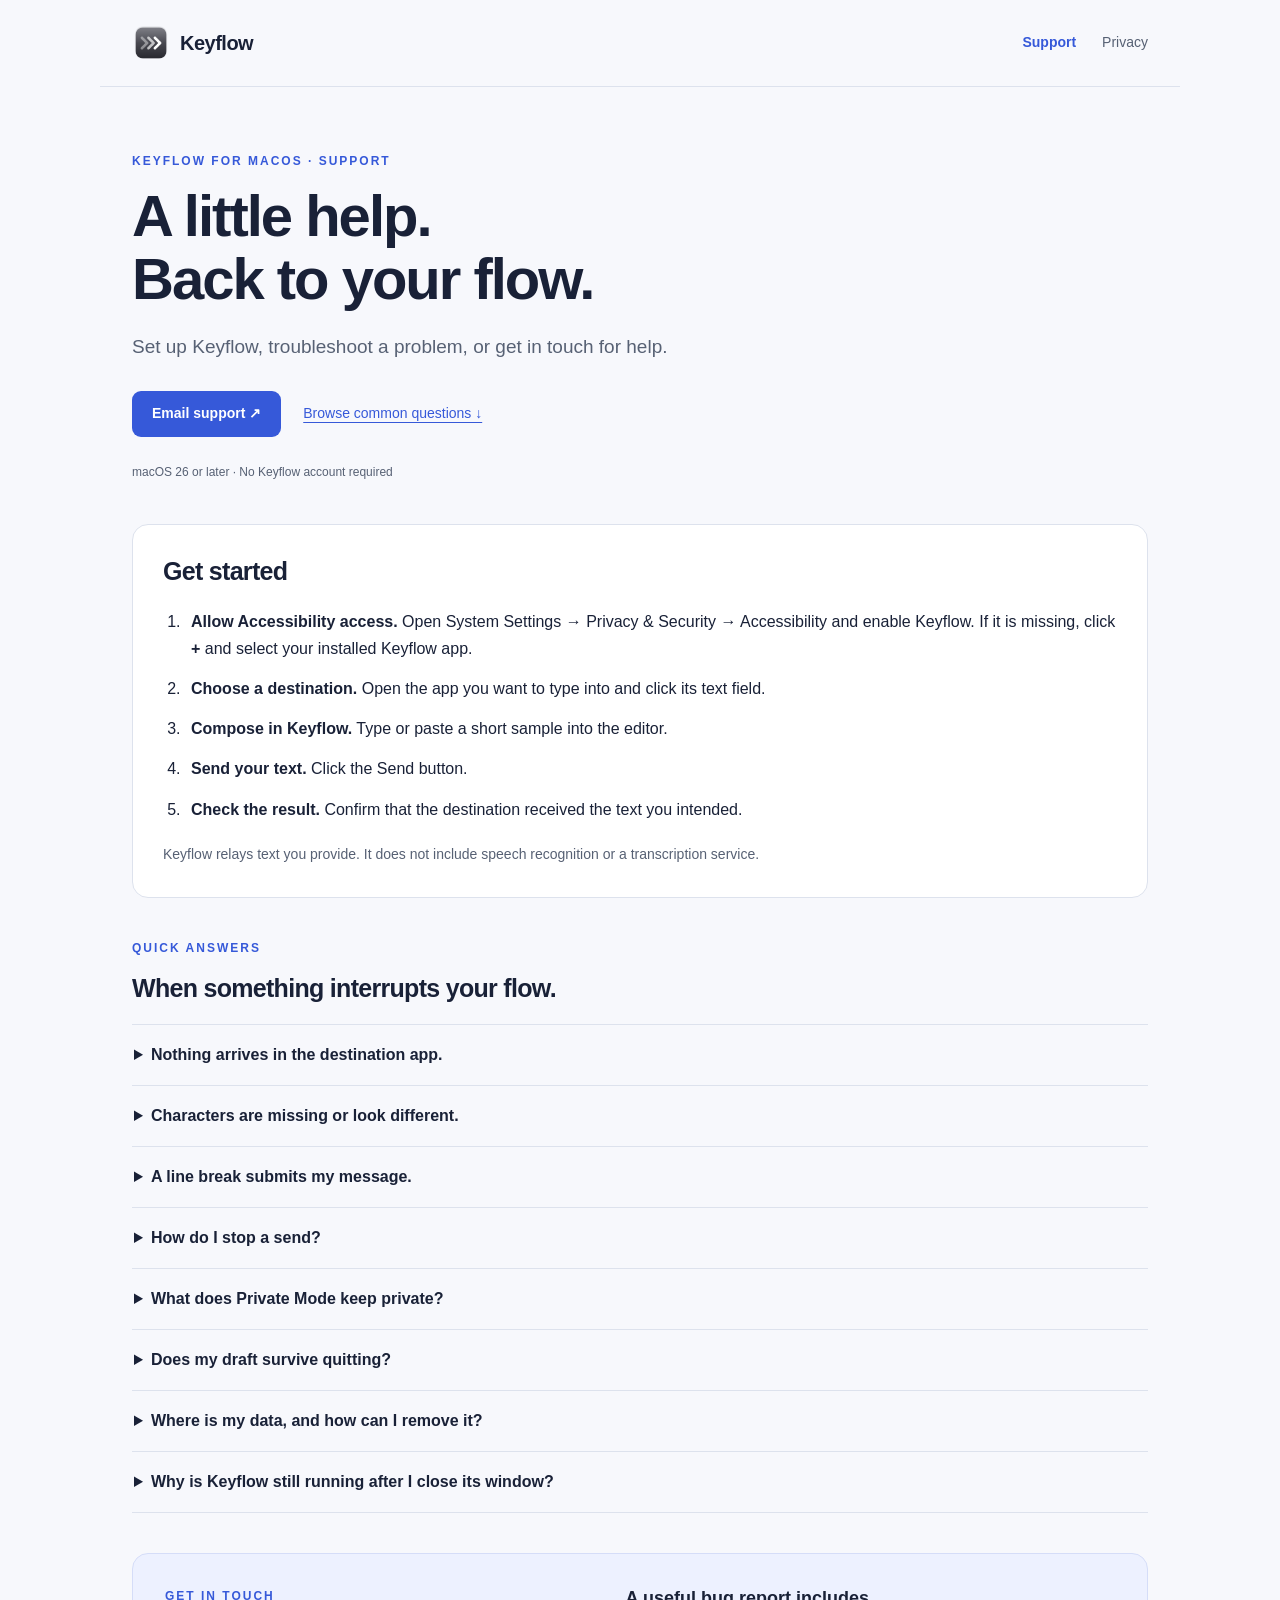
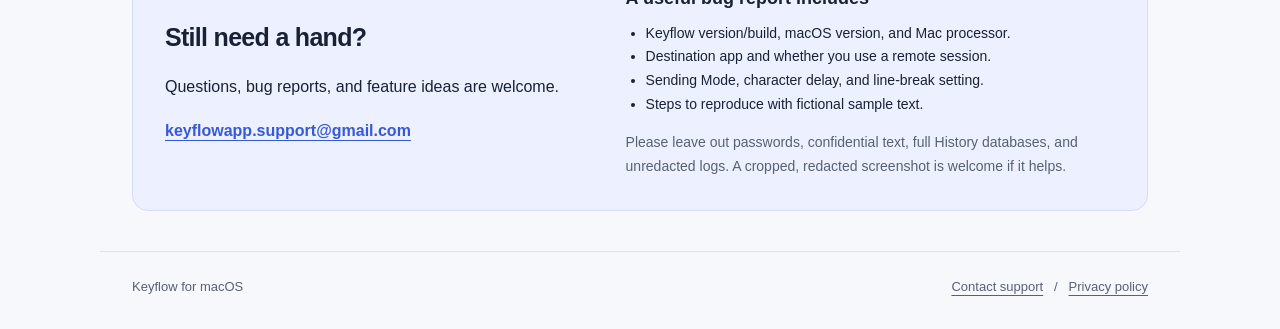
<file: index.html>
<!doctype html>
<html lang="en"><head><meta charset="utf-8"><meta name="viewport" content="width=device-width,initial-scale=1"><title>Keyflow Support</title><meta name="description" content="Setup, troubleshooting, and contact information for Keyflow, a macOS text relay."><meta name="theme-color" content="#f7f8fc"><link rel="icon" href="icon.png"><link rel="stylesheet" href="style.css"></head>
<body><a class="skip" href="#main">Skip to content</a><header class="wrap top"><a class="brand" href="index.html"><img src="icon.png" alt="" width="38" height="38">Keyflow</a><nav aria-label="Main navigation"><a href="index.html" aria-current="page">Support</a><a href="privacy.html">Privacy</a></nav></header><main id="main" class="wrap"><section class="hero"><p class="eyebrow">Keyflow for macOS · Support</p><h1>A little help.<br>Back to your flow.</h1><p class="lead">Set up Keyflow, troubleshoot a problem, or get in touch for help.</p><div class="actions"><a class="button" href="mailto:keyflowapp.support@gmail.com">Email support ↗</a><a class="secondary" href="#questions">Browse common questions ↓</a></div><span class="tag">macOS 26 or later · No Keyflow account required</span></section>
<div><section class="card" aria-labelledby="start"><h2 id="start">Get started</h2><ol><li><strong>Allow Accessibility access.</strong> Open System Settings → Privacy &amp; Security → Accessibility and enable Keyflow. If it is missing, click <strong>+</strong> and select your installed Keyflow app.</li><li><strong>Choose a destination.</strong> Open the app you want to type into and click its text field.</li><li><strong>Compose in Keyflow.</strong> Type or paste a short sample into the editor.</li><li><strong>Send your text.</strong> Click the Send button.</li><li><strong>Check the result.</strong> Confirm that the destination received the text you intended.</li></ol><p class="note">Keyflow relays text you provide. It does not include speech recognition or a transcription service.</p></section>
</div>
<section id="questions" class="section"><p class="eyebrow">Quick answers</p><h2>When something interrupts your flow.</h2><div class="faq">
<details><summary>Nothing arrives in the destination app.</summary><p>Check that Keyflow is enabled in System Settings → Privacy &amp; Security → Accessibility. Click a writable field in your destination app and check that Allowed Target includes that app. Keyflow’s status line can explain why sending is unavailable. Secure Input and some remote-session configurations can prevent simulated input.</p></details>
<details><summary>Characters are missing or look different.</summary><p>Try a longer character delay and a different Sending Mode with harmless sample text. Check both your local keyboard layout and any remote input method. Automatic mode chooses Standard for ASCII text and Unicode otherwise. Compatibility depends on the destination; completion means events were posted, not that every character was accepted.</p></details>
<details><summary>A line break submits my message.</summary><p>Check Send Return As in Typing settings. The default is Shift + Return. Different destinations handle Return differently, so use a safe sample before sending important text.</p></details>
<details><summary>How do I stop a send?</summary><p>Click Stop. Sending also stops when the destination or permission changes, preserving the original editor text. Some characters may already have arrived; check the destination before retrying to avoid duplicates.</p></details>
<details><summary>What does Private Mode keep private?</summary><p>Private Mode skips new History entries. Draft recovery still saves editor text locally, including in Private Mode. Existing History and Favorites remain, and the destination app follows its own storage practices. Read the <a href="privacy.html">privacy policy</a> for details.</p></details>
<details><summary>Does my draft survive quitting?</summary><p>Draft recovery is intended for an unexpected exit. Normal Quit attempts to clear the draft. Save text you need before deliberately quitting. If Keyflow reports a storage failure, do not assume the draft is recoverable.</p></details>
<details><summary>Where is my data, and how can I remove it?</summary><p>Settings → Data shows the folder used by your installed version. Clear History and Clear Favorites are separate actions; clearing one keeps the other. Reset Settings preserves your data. The <a href="privacy.html">privacy policy</a> explains local storage, backups, and deletion.</p></details>
<details><summary>Why is Keyflow still running after I close its window?</summary><p>When Keep in Menu Bar is enabled, closing the main window can leave Keyflow running. Use Quit to end the application.</p></details>
</div></section>
<section id="contact" class="contact"><div><p class="eyebrow">Get in touch</p><h2>Still need a hand?</h2><p>Questions, bug reports, and feature ideas are welcome.</p><a class="email" href="mailto:keyflowapp.support@gmail.com">keyflowapp.support@gmail.com</a></div><div><h3>A useful bug report includes</h3><ul><li>Keyflow version/build, macOS version, and Mac processor.</li><li>Destination app and whether you use a remote session.</li><li>Sending Mode, character delay, and line-break setting.</li><li>Steps to reproduce with fictional sample text.</li></ul><p class="note">Please leave out passwords, confidential text, full History databases, and unredacted logs. A cropped, redacted screenshot is welcome if it helps.</p></div></section></main><footer class="wrap footer"><span>Keyflow for macOS</span><span><a href="index.html#contact">Contact support</a> &nbsp; / &nbsp; <a href="privacy.html">Privacy policy</a></span></footer></body></html>
</file>
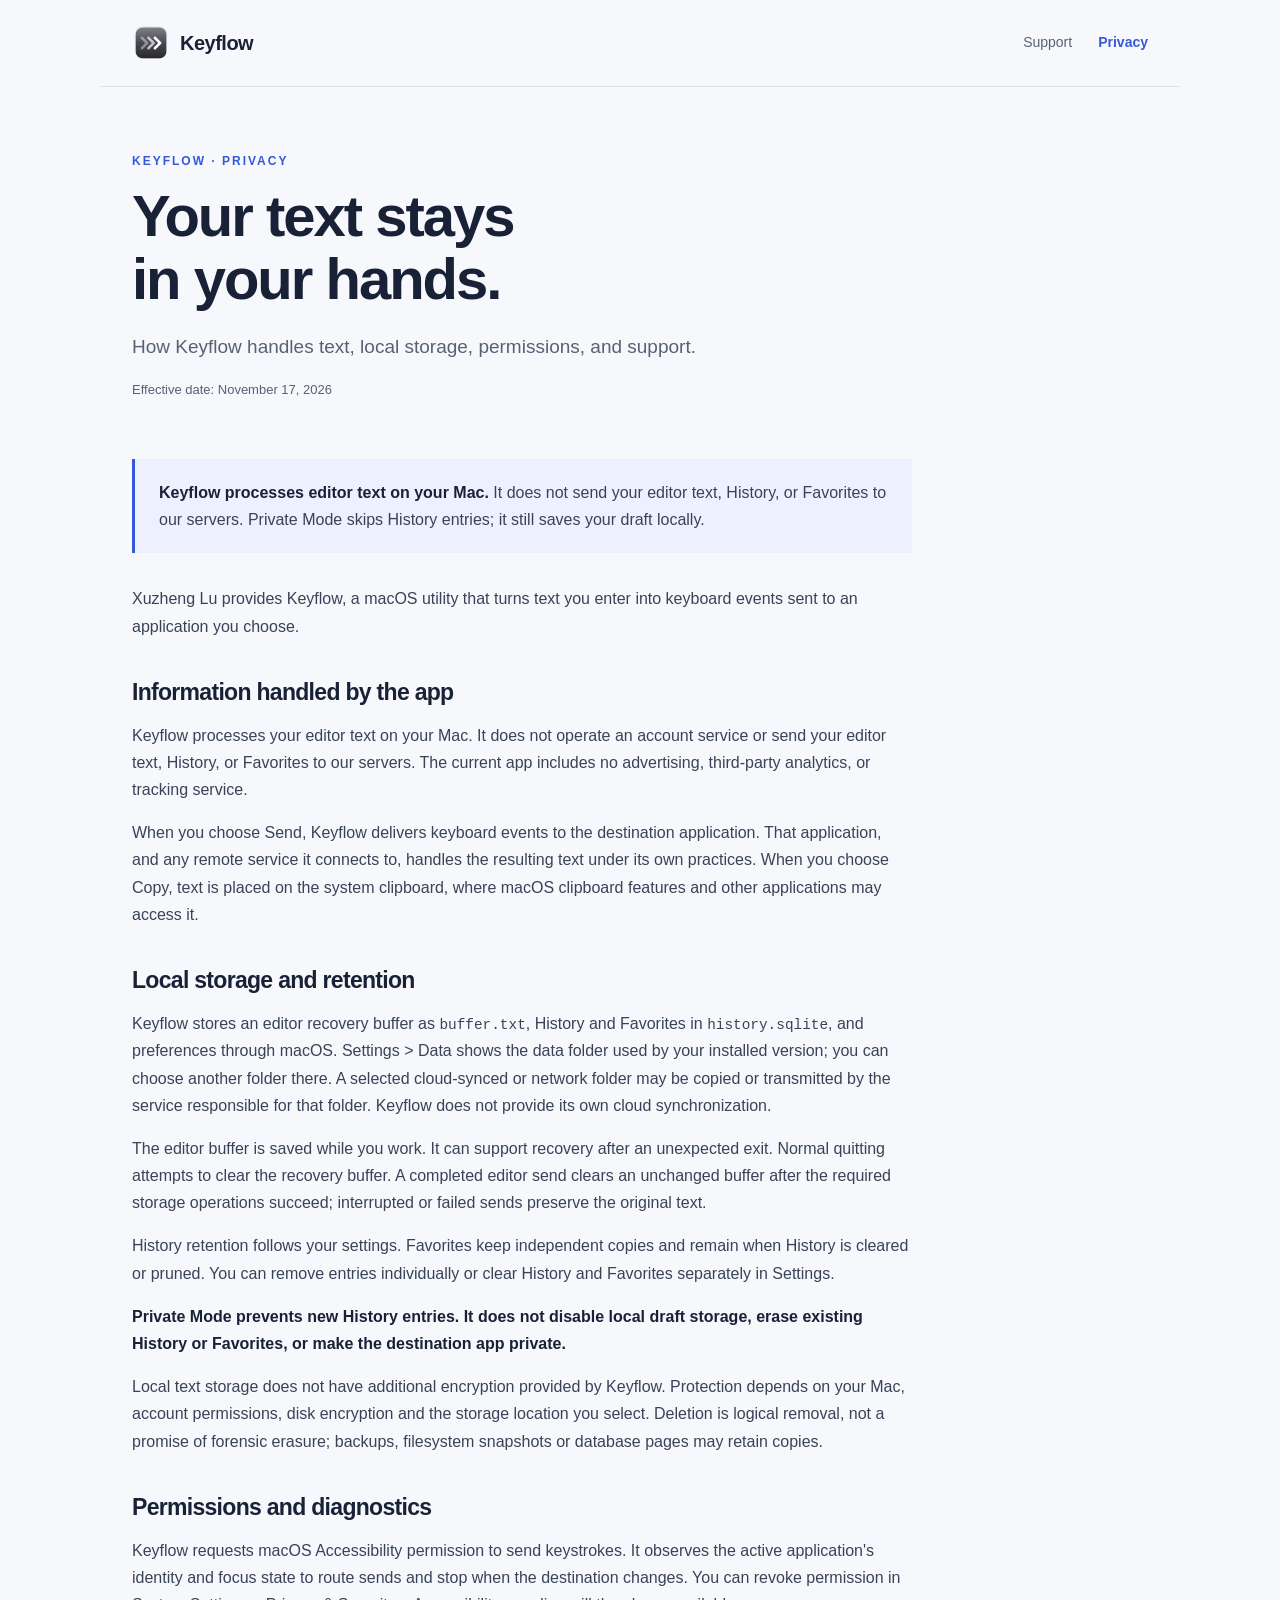
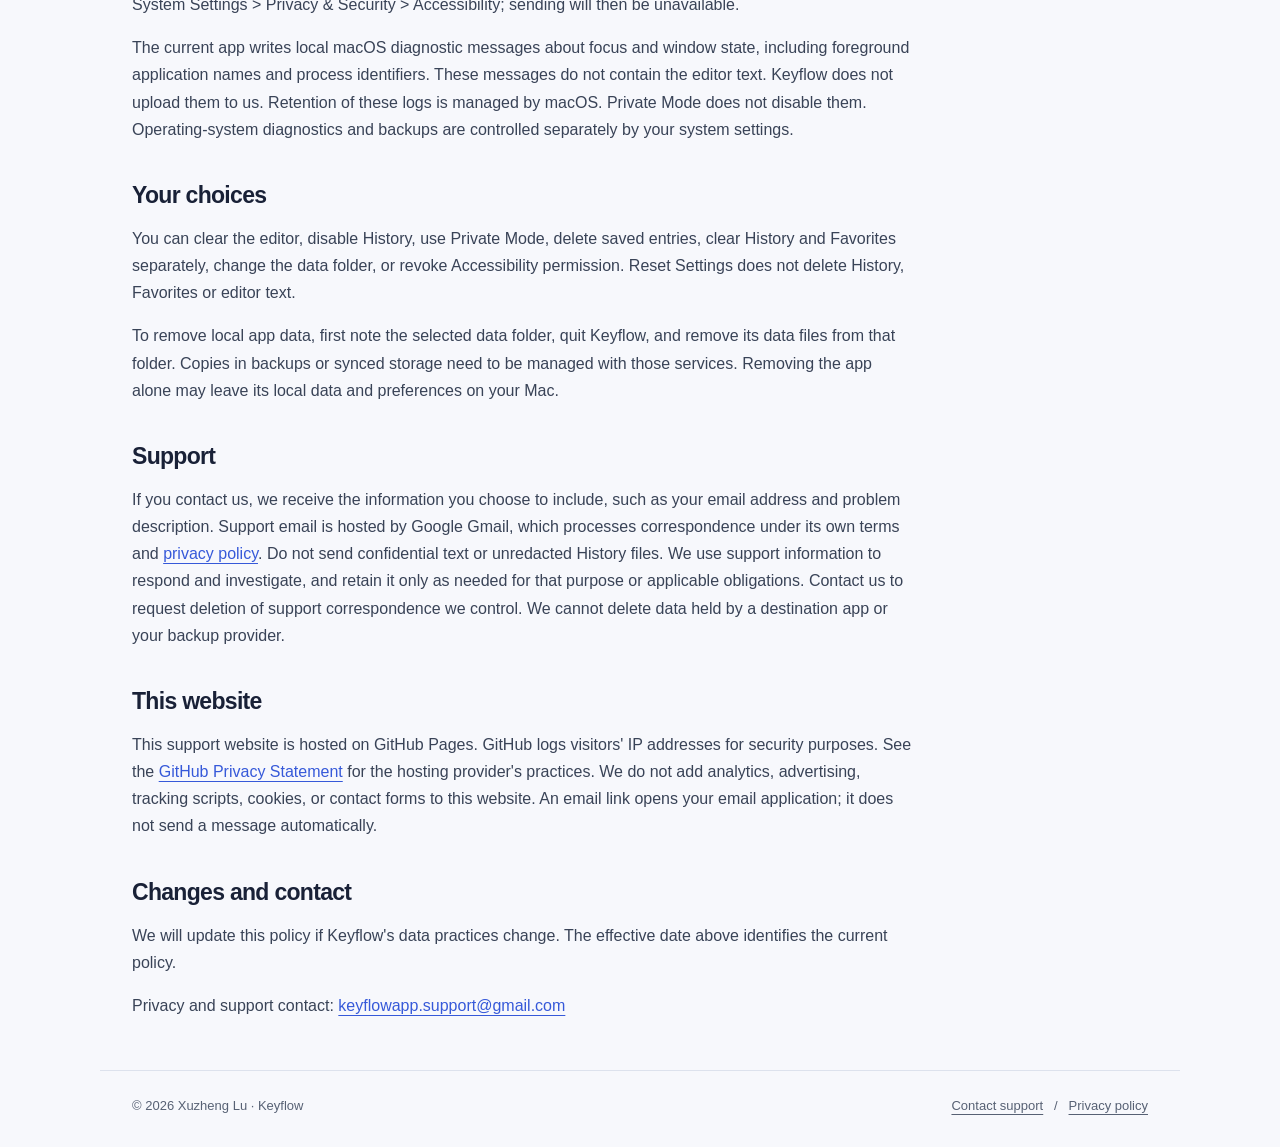
<file: privacy.html>
<!doctype html>
<html lang="en"><head><meta charset="utf-8"><meta name="viewport" content="width=device-width,initial-scale=1"><title>Keyflow Privacy Policy</title><meta name="description" content="Privacy policy for Keyflow by Xuzheng Lu: local data, Accessibility permissions, support email, and website hosting."><meta name="theme-color" content="#f7f8fc"><link rel="icon" href="icon.png"><link rel="stylesheet" href="style.css"></head>
<body><a class="skip" href="#main">Skip to content</a><header class="wrap top"><a class="brand" href="index.html"><img src="icon.png" alt="" width="38" height="38">Keyflow</a><nav aria-label="Main navigation"><a href="index.html">Support</a><a href="privacy.html" aria-current="page">Privacy</a></nav></header><main id="main" class="wrap"><section class="hero"><p class="eyebrow">Keyflow · Privacy</p><h1>Your text stays<br>in your hands.</h1><p class="lead">How Keyflow handles text, local storage, permissions, and support.</p><p class="meta">Effective date: November 17, 2026</p></section><article class="policy" aria-label="Privacy policy"><div class="summary"><p><strong>Keyflow processes editor text on your Mac.</strong> It does not send your editor text, History, or Favorites to our servers. Private Mode skips History entries; it still saves your draft locally.</p></div><p>Xuzheng Lu provides Keyflow, a macOS utility that turns text you enter into keyboard events sent to an application you choose.</p><h2>Information handled by the app</h2><p>Keyflow processes your editor text on your Mac. It does not operate an account service or send your editor text, History, or Favorites to our servers. The current app includes no advertising, third-party analytics, or tracking service.</p><p>When you choose Send, Keyflow delivers keyboard events to the destination application. That application, and any remote service it connects to, handles the resulting text under its own practices. When you choose Copy, text is placed on the system clipboard, where macOS clipboard features and other applications may access it.</p><h2>Local storage and retention</h2><p>Keyflow stores an editor recovery buffer as <code>buffer.txt</code>, History and Favorites in <code>history.sqlite</code>, and preferences through macOS. Settings &gt; Data shows the data folder used by your installed version; you can choose another folder there. A selected cloud-synced or network folder may be copied or transmitted by the service responsible for that folder. Keyflow does not provide its own cloud synchronization.</p><p>The editor buffer is saved while you work. It can support recovery after an unexpected exit. Normal quitting attempts to clear the recovery buffer. A completed editor send clears an unchanged buffer after the required storage operations succeed; interrupted or failed sends preserve the original text.</p><p>History retention follows your settings. Favorites keep independent copies and remain when History is cleared or pruned. You can remove entries individually or clear History and Favorites separately in Settings.</p><p><strong>Private Mode prevents new History entries. It does not disable local draft storage, erase existing History or Favorites, or make the destination app private.</strong></p><p>Local text storage does not have additional encryption provided by Keyflow. Protection depends on your Mac, account permissions, disk encryption and the storage location you select. Deletion is logical removal, not a promise of forensic erasure; backups, filesystem snapshots or database pages may retain copies.</p><h2>Permissions and diagnostics</h2><p>Keyflow requests macOS Accessibility permission to send keystrokes. It observes the active application&#x27;s identity and focus state to route sends and stop when the destination changes. You can revoke permission in System Settings &gt; Privacy &amp; Security &gt; Accessibility; sending will then be unavailable.</p><p>The current app writes local macOS diagnostic messages about focus and window state, including foreground application names and process identifiers. These messages do not contain the editor text. Keyflow does not upload them to us. Retention of these logs is managed by macOS. Private Mode does not disable them. Operating-system diagnostics and backups are controlled separately by your system settings.</p><h2>Your choices</h2><p>You can clear the editor, disable History, use Private Mode, delete saved entries, clear History and Favorites separately, change the data folder, or revoke Accessibility permission. Reset Settings does not delete History, Favorites or editor text.</p><p>To remove local app data, first note the selected data folder, quit Keyflow, and remove its data files from that folder. Copies in backups or synced storage need to be managed with those services. Removing the app alone may leave its local data and preferences on your Mac.</p><h2>Support</h2><p>If you contact us, we receive the information you choose to include, such as your email address and problem description. Support email is hosted by Google Gmail, which processes correspondence under its own terms and <a href="https://policies.google.com/privacy">privacy policy</a>. Do not send confidential text or unredacted History files. We use support information to respond and investigate, and retain it only as needed for that purpose or applicable obligations. Contact us to request deletion of support correspondence we control. We cannot delete data held by a destination app or your backup provider.</p><h2>This website</h2><p>This support website is hosted on GitHub Pages. GitHub logs visitors&#x27; IP addresses for security purposes. See the <a href="https://docs.github.com/en/site-policy/privacy-policies/github-general-privacy-statement">GitHub Privacy Statement</a> for the hosting provider&#x27;s practices. We do not add analytics, advertising, tracking scripts, cookies, or contact forms to this website. An email link opens your email application; it does not send a message automatically.</p><h2>Changes and contact</h2><p>We will update this policy if Keyflow&#x27;s data practices change. The effective date above identifies the current policy.</p><p>Privacy and support contact: <a href="mailto:keyflowapp.support@gmail.com">keyflowapp.support@gmail.com</a></p></article></main><footer class="wrap footer"><span>© 2026 Xuzheng Lu · Keyflow</span><span><a href="index.html#contact">Contact support</a> &nbsp; / &nbsp; <a href="privacy.html">Privacy policy</a></span></footer></body></html>
</file>
<file: style.css>
@charset "UTF-8";
:root{color-scheme:light;--ink:#192137;--muted:#576174;--blue:#3659d9;--line:#dde2ed;--paper:#f7f8fc;--card:#fff}*{box-sizing:border-box}html{scroll-behavior:smooth;scroll-padding-top:24px}body{margin:0;background:var(--paper);color:var(--ink);font:16px/1.7 -apple-system,BlinkMacSystemFont,"Segoe UI",sans-serif}a{color:var(--blue);text-underline-offset:4px}a:hover{text-decoration-thickness:2px}a:focus-visible,summary:focus-visible{outline:3px solid #3659d9;outline-offset:5px;border-radius:3px}.wrap{max-width:1080px;margin:auto;padding:0 32px}.skip{position:absolute;left:16px;top:-100px;background:white;padding:10px;z-index:10}.skip:focus{top:10px}.top{display:flex;align-items:center;justify-content:space-between;gap:20px;padding-top:24px;padding-bottom:24px;border-bottom:1px solid var(--line)}.brand{display:flex;align-items:center;gap:10px;font-weight:750;font-size:20px;letter-spacing:-.5px;color:var(--ink);text-decoration:none}.brand img{width:38px;height:38px}nav{display:flex;gap:26px;font-size:14px}nav a{color:var(--muted);text-decoration:none}nav a[aria-current=page]{color:var(--blue);font-weight:650}.hero{padding:64px 0 42px;max-width:790px}.eyebrow{font-size:12px;font-weight:700;letter-spacing:2px;text-transform:uppercase;color:var(--blue);margin:0 0 14px}h1{font-size:clamp(36px,6vw,58px);line-height:1.08;letter-spacing:-2px;margin:0 0 20px}h2{font-size:25px;line-height:1.3;letter-spacing:-.7px;margin:0 0 20px}h3{font-size:18px;line-height:1.4;margin:0 0 10px}p{margin:0 0 16px}.lead{font-size:19px;color:var(--muted);max-width:670px}.meta{font-size:13px;color:var(--muted)}.actions{display:flex;align-items:center;gap:22px;flex-wrap:wrap;margin-top:28px}.button{background:var(--blue);color:white;text-decoration:none;padding:11px 20px;border-radius:9px;font-weight:650;font-size:14px;display:inline-block}.actions .secondary{font-size:14px}.grid{display:grid;grid-template-columns:1.35fr 1fr;gap:24px;margin:0 0 28px}.card{background:var(--card);border:1px solid var(--line);border-radius:16px;padding:30px}.card ol{padding-left:22px;margin:0}.card li{padding-left:6px;margin-bottom:13px}.card li:last-child{margin-bottom:0}.note{font-size:14px;color:var(--muted);margin:20px 0 0}.tag{font-size:12px;color:var(--muted);margin-top:25px;display:block}.shortcut{display:flex;align-items:center;justify-content:space-between;gap:12px;padding:12px 0;border-bottom:1px solid var(--line);font-size:14px}.shortcut:last-of-type{border-bottom:0}kbd{font:12px/1.5 ui-monospace,SFMono-Regular,Consolas,monospace;background:var(--paper);border:1px solid var(--line);border-radius:5px;padding:4px 7px;white-space:nowrap}.section{margin:40px 0}.faq{border-top:1px solid var(--line)}details{border-bottom:1px solid var(--line);padding:0 2px}summary{font-weight:600;cursor:pointer;padding:18px 0;line-height:1.5}details p{padding:0 24px 3px 0;max-width:840px;color:var(--muted)}.contact{display:grid;grid-template-columns:1fr 1.15fr;gap:35px;background:#edf1ff;border:1px solid #d5ddf8;border-radius:16px;padding:32px;margin:40px 0}.contact ul{padding-left:20px;margin:0;font-size:14px}.email{font-weight:650;overflow-wrap:anywhere}.contact .note{margin-top:14px}.footer{border-top:1px solid var(--line);display:flex;justify-content:space-between;gap:18px;padding-top:24px;padding-bottom:30px;font-size:13px;color:var(--muted)}.footer a{color:var(--muted)}.policy{max-width:780px;padding-bottom:35px}.policy h2{margin:38px 0 14px;font-size:23px}.policy p{color:#394357}.policy strong{color:var(--ink)}code{font-size:.9em;overflow-wrap:anywhere}.policy .summary{border-left:3px solid var(--blue);background:#edf1ff;padding:20px 24px;margin:0 0 32px}.policy .summary p{margin:0}@media(max-width:680px){.wrap{padding-left:22px;padding-right:22px}.top{padding-top:18px;padding-bottom:18px}.brand{font-size:18px}nav{gap:16px;font-size:13px}.hero{padding:42px 0 26px}h1{letter-spacing:-1.2px}.lead{font-size:17px}.grid,.contact{grid-template-columns:1fr;gap:20px}.card,.contact{padding:24px}.contact{gap:18px}.footer{flex-wrap:wrap}.actions{gap:18px}h2{font-size:23px}}@media(prefers-reduced-motion:reduce){html{scroll-behavior:auto}}
</file>
